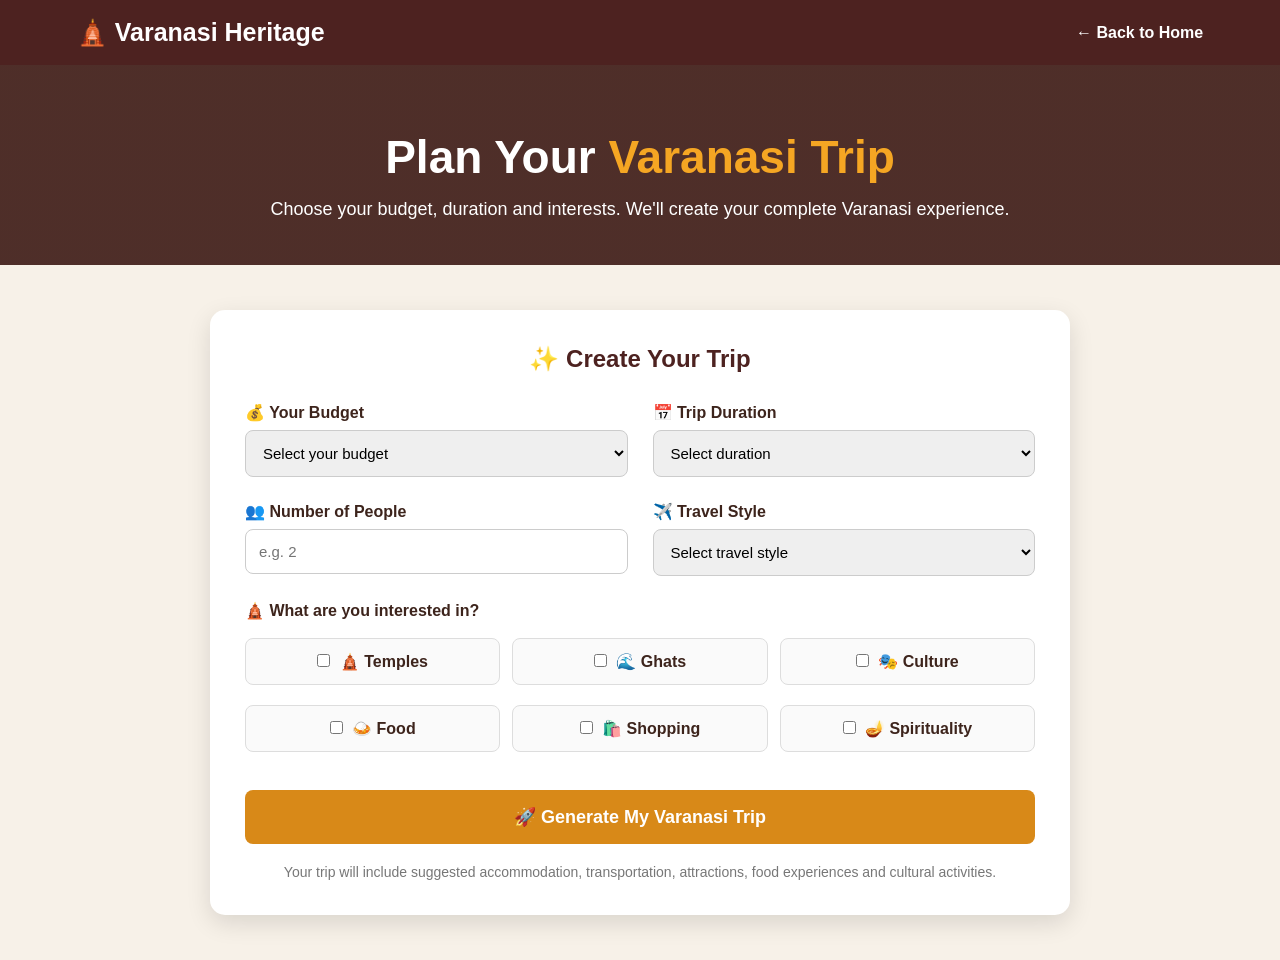
<file: Plan.html>
<!DOCTYPE html>
<html lang="en">

<head>
    <meta charset="UTF-8">
    <meta name="viewport" content="width=device-width, initial-scale=1.0">

    <title>Plan Your Trip | Varanasi Heritage</title>

    <style>

        * {
            box-sizing: border-box;
            margin: 0;
            padding: 0;
        }

        body {
            font-family: Arial, sans-serif;
            background: #f7f1e8;
            color: #3d241c;
        }

        /* =========================
           NAVBAR
        ========================= */

        .navbar {
            background: #4d2220;
            color: white;
            padding: 18px 6%;
            display: flex;
            align-items: center;
            justify-content: space-between;
        }

        .logo {
            font-size: 25px;
            font-weight: bold;
        }

        .home-link {
            color: white;
            text-decoration: none;
            font-weight: bold;
        }

        .home-link:hover {
            color: #f5a623;
        }

        /* =========================
           HERO
        ========================= */

        .hero {
            text-align: center;
            padding: 65px 20px 45px;
            background: linear-gradient(
                rgba(60, 25, 20, 0.9),
                rgba(60, 25, 20, 0.9)
            );
            color: white;
        }

        .hero h1 {
            font-size: 46px;
            margin-bottom: 15px;
        }

        .hero p {
            font-size: 18px;
        }

        .highlight {
            color: #f5a623;
        }

        /* =========================
           FORM CONTAINER
        ========================= */

        .container {
            max-width: 900px;
            margin: 45px auto;
            padding: 0 20px;
        }

        .card {
            background: white;
            padding: 35px;
            border-radius: 15px;
            box-shadow: 0 8px 25px rgba(0,0,0,0.12);
        }

        .card h2 {
            text-align: center;
            margin-bottom: 30px;
            color: #4d2220;
        }

        /* =========================
           FORM
        ========================= */

        .form-grid {
            display: grid;
            grid-template-columns: 1fr 1fr;
            gap: 25px;
        }

        .form-group {
            display: flex;
            flex-direction: column;
        }

        .form-group.full {
            grid-column: 1 / -1;
        }

        label {
            font-weight: bold;
            margin-bottom: 8px;
        }

        input,
        select {
            padding: 13px;
            border: 1px solid #ccc;
            border-radius: 8px;
            font-size: 15px;
        }

        input:focus,
        select:focus {
            outline: none;
            border-color: #d88918;
        }

        /* =========================
           INTERESTS
        ========================= */

        .interests {
            display: grid;
            grid-template-columns: repeat(3, 1fr);
            gap: 12px;
            margin-top: 10px;
        }

        .interest {
            border: 1px solid #ddd;
            padding: 13px;
            border-radius: 8px;
            cursor: pointer;
            text-align: center;
            background: #fafafa;
        }

        .interest:hover {
            border-color: #d88918;
        }

        .interest input {
            margin-right: 5px;
        }

        /* =========================
           BUTTON
        ========================= */

        .plan-btn {
            width: 100%;
            margin-top: 30px;
            padding: 16px;
            border: none;
            border-radius: 8px;
            background: #d88918;
            color: white;
            font-size: 18px;
            font-weight: bold;
            cursor: pointer;
        }

        .plan-btn:hover {
            background: #b86f0d;
        }

        /* =========================
           INFO
        ========================= */

        .info {
            text-align: center;
            margin-top: 20px;
            color: #777;
            font-size: 14px;
        }

        /* =========================
           MOBILE
        ========================= */

        @media (max-width: 700px) {

            .navbar {
                padding: 15px 20px;
            }

            .logo {
                font-size: 20px;
            }

            .hero h1 {
                font-size: 34px;
            }

            .form-grid {
                grid-template-columns: 1fr;
            }

            .form-group.full {
                grid-column: auto;
            }

            .interests {
                grid-template-columns: 1fr 1fr;
            }

            .card {
                padding: 25px;
            }
        }

    </style>

</head>


<body>

    <!-- =========================
         NAVBAR
    ========================= -->

    <nav class="navbar">

        <div class="logo">
            🛕 Varanasi Heritage
        </div>

        <a href="index.html" class="home-link">
            ← Back to Home
        </a>

    </nav>


    <!-- =========================
         HERO
    ========================= -->

    <section class="hero">

        <h1>
            Plan Your <span class="highlight">Varanasi Trip</span>
        </h1>

        <p>
            Choose your budget, duration and interests.
            We'll create your complete Varanasi experience.
        </p>

    </section>


    <!-- =========================
         FORM
    ========================= -->

    <main class="container">

        <div class="card">

            <h2>
                ✨ Create Your Trip
            </h2>


            <form id="tripForm">

                <div class="form-grid">


                    <!-- BUDGET -->

                    <div class="form-group">

                        <label for="budget">
                            💰 Your Budget
                        </label>

                        <select id="budget" required>

                            <option value="">
                                Select your budget
                            </option>

                            <option value="5000">
                                ₹5,000
                            </option>

                            <option value="10000">
                                ₹10,000
                            </option>

                            <option value="20000">
                                ₹20,000
                            </option>

                            <option value="30000">
                                ₹30,000+
                            </option>

                        </select>

                    </div>


                    <!-- DURATION -->

                    <div class="form-group">

                        <label for="days">
                            📅 Trip Duration
                        </label>

                        <select id="days" required>

                            <option value="">
                                Select duration
                            </option>

                            <option value="1">
                                1 Day
                            </option>

                            <option value="2">
                                2 Days
                            </option>

                            <option value="3">
                                3 Days
                            </option>

                            <option value="4">
                                4 Days
                            </option>

                            <option value="5">
                                5 Days
                            </option>

                        </select>

                    </div>


                    <!-- PEOPLE -->

                    <div class="form-group">

                        <label for="people">
                            👥 Number of People
                        </label>

                        <input
                            type="number"
                            id="people"
                            min="1"
                            max="20"
                            placeholder="e.g. 2"
                            required
                        >

                    </div>


                    <!-- TRAVEL STYLE -->

                    <div class="form-group">

                        <label for="style">
                            ✈️ Travel Style
                        </label>

                        <select id="style" required>

                            <option value="">
                                Select travel style
                            </option>

                            <option value="budget">
                                Budget Friendly
                            </option>

                            <option value="balanced">
                                Balanced
                            </option>

                            <option value="premium">
                                Premium
                            </option>

                        </select>

                    </div>


                    <!-- INTERESTS -->

                    <div class="form-group full">

                        <label>
                            🛕 What are you interested in?
                        </label>

                        <div class="interests">

                            <label class="interest">
                                <input
                                    type="checkbox"
                                    value="Temples"
                                    name="interest"
                                >
                                🛕 Temples
                            </label>

                            <label class="interest">
                                <input
                                    type="checkbox"
                                    value="Ghats"
                                    name="interest"
                                >
                                🌊 Ghats
                            </label>

                            <label class="interest">
                                <input
                                    type="checkbox"
                                    value="Culture"
                                    name="interest"
                                >
                                🎭 Culture
                            </label>

                            <label class="interest">
                                <input
                                    type="checkbox"
                                    value="Food"
                                    name="interest"
                                >
                                🍛 Food
                            </label>

                            <label class="interest">
                                <input
                                    type="checkbox"
                                    value="Shopping"
                                    name="interest"
                                >
                                🛍️ Shopping
                            </label>

                            <label class="interest">
                                <input
                                    type="checkbox"
                                    value="Spirituality"
                                    name="interest"
                                >
                                🪔 Spirituality
                            </label>

                        </div>

                    </div>


                </div>


                <button
                    type="submit"
                    class="plan-btn"
                >
                    🚀 Generate My Varanasi Trip
                </button>


            </form>


            <p class="info">
                Your trip will include suggested accommodation,
                transportation, attractions, food experiences and
                cultural activities.
            </p>

        </div>

    </main>


    <!-- =========================
         JAVASCRIPT
    ========================= -->

    <script>

        document
            .getElementById("tripForm")
            .addEventListener("submit", function(event) {

                event.preventDefault();


                const budget =
                    document.getElementById("budget").value;

                const days =
                    document.getElementById("days").value;

                const people =
                    document.getElementById("people").value;

                const style =
                    document.getElementById("style").value;


                const interests =
                    Array.from(
                        document.querySelectorAll(
                            'input[name="interest"]:checked'
                        )
                    ).map(function(item) {
                        return item.value;
                    });


                if (interests.length === 0) {

                    alert(
                        "Please select at least one interest."
                    );

                    return;

                }


                const trip = {

                    budget: budget,

                    days: days,

                    people: people,

                    style: style,

                    interests: interests

                };


                localStorage.setItem(
                    "varanasiTrip",
                    JSON.stringify(trip)
                );


                window.location.href = "trip.html";

            });

    </script>

</body>

</html>
</file>
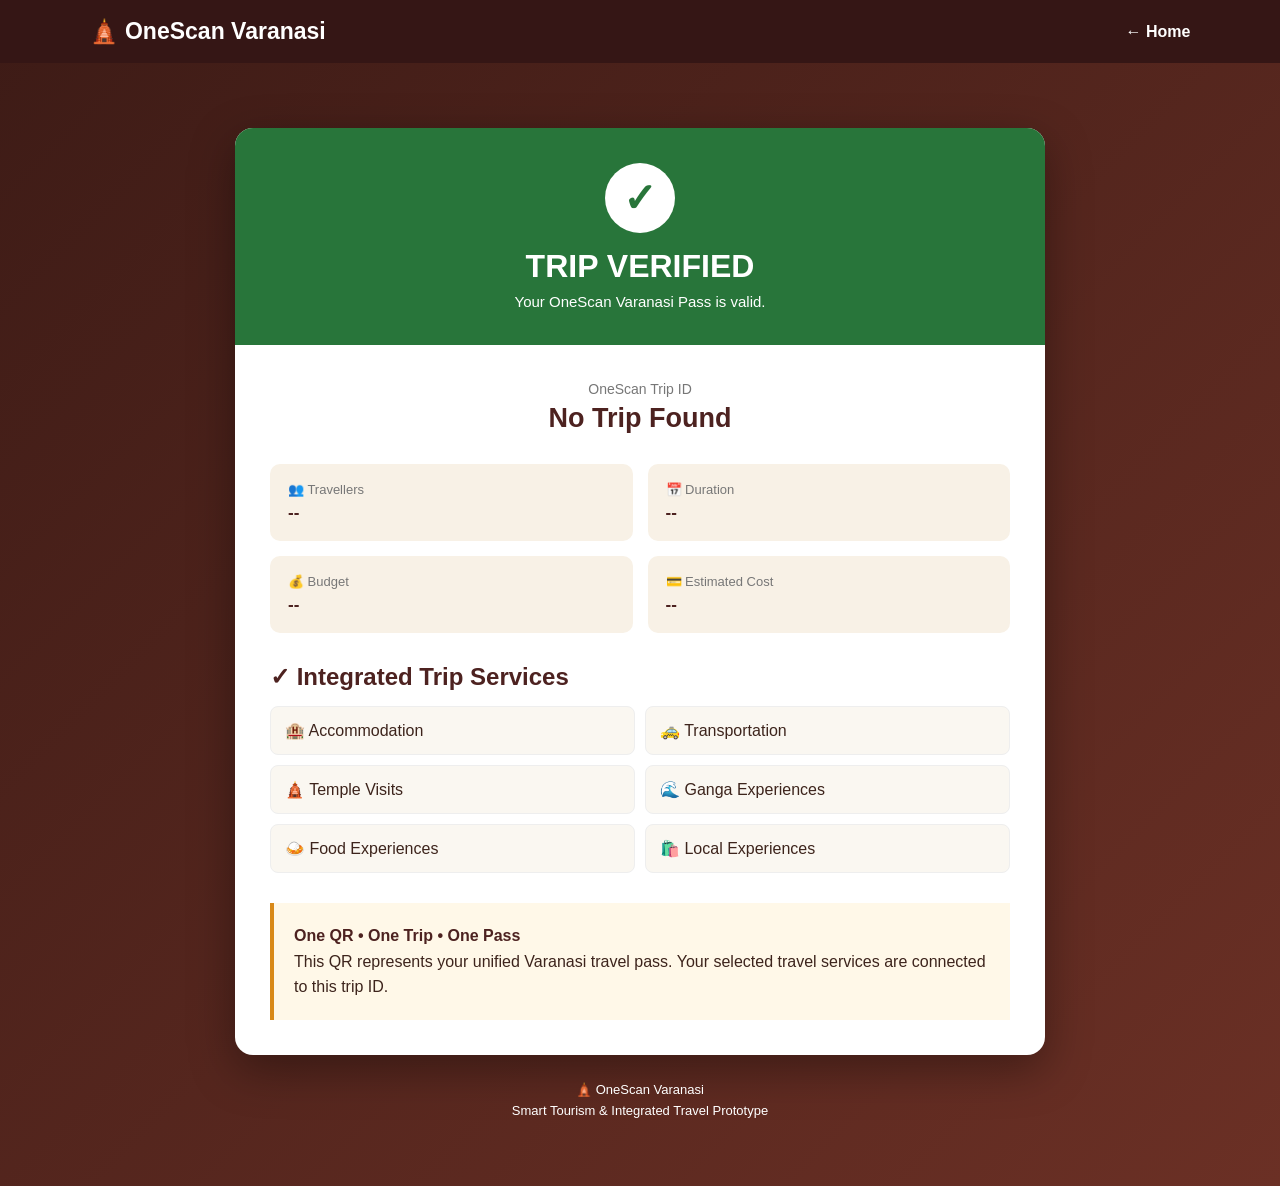
<file: Scan.html>
<!DOCTYPE html>
<html lang="en">

<head>

    <meta charset="UTF-8">

    <meta
        name="viewport"
        content="width=device-width, initial-scale=1.0"
    >

    <title>OneScan Varanasi | Trip Verification</title>


    <style>

        * {
            box-sizing: border-box;
            margin: 0;
            padding: 0;
        }


        body {

            font-family: Arial, sans-serif;

            background:
                linear-gradient(
                    135deg,
                    #3d1b16,
                    #6b3025
                );

            min-height: 100vh;

            color: #3d241c;

        }


        /* NAVBAR */

        .navbar {

            background: #351615;

            color: white;

            padding: 18px 7%;

            display: flex;

            justify-content: space-between;

            align-items: center;

        }


        .logo {

            font-size: 23px;

            font-weight: bold;

        }


        .home {

            color: white;

            text-decoration: none;

            font-weight: bold;

        }


        /* CONTAINER */

        .container {

            max-width: 850px;

            margin: 45px auto;

            padding: 20px;

        }


        /* VERIFICATION */

        .verification {

            background: white;

            border-radius: 18px;

            overflow: hidden;

            box-shadow:
                0 15px 45px rgba(0,0,0,0.35);

        }


        .verified-header {

            background: #28753a;

            color: white;

            text-align: center;

            padding: 35px 20px;

        }


        .check {

            width: 70px;

            height: 70px;

            margin: auto;

            background: white;

            color: #28753a;

            border-radius: 50%;

            display: flex;

            align-items: center;

            justify-content: center;

            font-size: 40px;

            font-weight: bold;

            margin-bottom: 15px;

        }


        .verified-header h1 {

            font-size: 32px;

            margin-bottom: 8px;

        }


        .verified-header p {

            font-size: 15px;

        }


        /* BODY */

        .content {

            padding: 35px;

        }


        .trip-id {

            text-align: center;

            margin-bottom: 30px;

        }


        .trip-id span {

            color: #777;

            font-size: 14px;

        }


        .trip-id strong {

            display: block;

            font-size: 27px;

            color: #4d2220;

            margin-top: 5px;

        }


        /* DETAILS */

        .details {

            display: grid;

            grid-template-columns: 1fr 1fr;

            gap: 15px;

        }


        .detail {

            background: #f8f1e6;

            padding: 18px;

            border-radius: 10px;

        }


        .detail span {

            display: block;

            color: #777;

            font-size: 13px;

            margin-bottom: 6px;

        }


        .detail strong {

            color: #4d2220;

            font-size: 17px;

        }


        /* SERVICES */

        .services {

            margin-top: 30px;

        }


        .services h2 {

            color: #4d2220;

            margin-bottom: 15px;

        }


        .service-grid {

            display: grid;

            grid-template-columns: 1fr 1fr;

            gap: 10px;

        }


        .service {

            padding: 14px;

            background: #faf7f1;

            border: 1px solid #eee;

            border-radius: 8px;

        }


        /* MESSAGE */

        .message {

            margin-top: 30px;

            padding: 20px;

            background: #fff8e8;

            border-left: 4px solid #d88918;

            line-height: 1.6;

        }


        .message strong {

            color: #4d2220;

        }


        /* FOOTER */

        .footer {

            text-align: center;

            color: white;

            margin-top: 25px;

            font-size: 13px;

            line-height: 1.6;

        }


        /* MOBILE */

        @media (max-width: 650px) {

            .details {

                grid-template-columns: 1fr;

            }


            .service-grid {

                grid-template-columns: 1fr;

            }


            .content {

                padding: 25px;

            }


            .verified-header h1 {

                font-size: 27px;

            }

        }

    </style>

</head>


<body>


    <!-- NAVBAR -->

    <nav class="navbar">

        <div class="logo">

            🛕 OneScan Varanasi

        </div>


        <a
            href="index.html"
            class="home"
        >

            ← Home

        </a>

    </nav>



    <!-- MAIN -->

    <main class="container">


        <section class="verification">


            <!-- VERIFIED -->

            <div class="verified-header">

                <div class="check">

                    ✓

                </div>


                <h1>

                    TRIP VERIFIED

                </h1>


                <p>

                    Your OneScan Varanasi Pass is valid.

                </p>

            </div>



            <div class="content">


                <!-- TRIP ID -->

                <div class="trip-id">

                    <span>

                        OneScan Trip ID

                    </span>


                    <strong id="tripId">

                        --

                    </strong>

                </div>



                <!-- DETAILS -->

                <div class="details">


                    <div class="detail">

                        <span>
                            👥 Travellers
                        </span>

                        <strong id="people">
                            --
                        </strong>

                    </div>


                    <div class="detail">

                        <span>
                            📅 Duration
                        </span>

                        <strong id="days">
                            --
                        </strong>

                    </div>


                    <div class="detail">

                        <span>
                            💰 Budget
                        </span>

                        <strong id="budget">
                            --
                        </strong>

                    </div>


                    <div class="detail">

                        <span>
                            💳 Estimated Cost
                        </span>

                        <strong id="cost">
                            --
                        </strong>

                    </div>


                </div>



                <!-- SERVICES -->

                <div class="services">

                    <h2>
                        ✓ Integrated Trip Services
                    </h2>


                    <div class="service-grid">


                        <div class="service">
                            🏨 Accommodation
                        </div>


                        <div class="service">
                            🚕 Transportation
                        </div>


                        <div class="service">
                            🛕 Temple Visits
                        </div>


                        <div class="service">
                            🌊 Ganga Experiences
                        </div>


                        <div class="service">
                            🍛 Food Experiences
                        </div>


                        <div class="service">
                            🛍️ Local Experiences
                        </div>


                    </div>

                </div>



                <!-- MESSAGE -->

                <div class="message">

                    <strong>
                        One QR • One Trip • One Pass
                    </strong>

                    <br>

                    This QR represents your unified
                    Varanasi travel pass. Your selected
                    travel services are connected to this
                    trip ID.

                </div>


            </div>


        </section>



        <div class="footer">

            🛕 OneScan Varanasi

            <br>

            Smart Tourism & Integrated Travel Prototype

        </div>


    </main>



    <script>


       /* =========================
   GET TRIP FROM QR URL
========================= */

const params = new URLSearchParams(
    window.location.search
);

const tripId =
    params.get("tripId");

const people =
    params.get("people");

const days =
    params.get("days");

const budget =
    params.get("budget");

const cost =
    params.get("cost");


/* =========================
   DISPLAY TRIP
========================= */

if (!tripId) {

    document.getElementById("tripId")
        .textContent = "No Trip Found";

} else {

    document.getElementById("tripId")
        .textContent = tripId;

    document.getElementById("people")
        .textContent = people;

    document.getElementById("days")
        .textContent =
            days + (Number(days) === 1
                ? " Day"
                : " Days");

    document.getElementById("budget")
        .textContent =
            "₹" + Number(budget)
                .toLocaleString("en-IN");

    document.getElementById("cost")
        .textContent =
            "₹" + Number(cost)
                .toLocaleString("en-IN");
}

        /* IF NO TRIP */

        if (!trip) {

            document.getElementById("tripId")
                .textContent =
                "No Trip Found";

        }


        else {


            /* TRIP ID */

            document.getElementById("tripId")
                .textContent =
                trip.tripId;


            /* PEOPLE */

            document.getElementById("people")
                .textContent =
                trip.people;


            /* DAYS */

            document.getElementById("days")
                .textContent =

                trip.days
                + (
                    Number(trip.days) === 1
                        ? " Day"
                        : " Days"
                );


            /* BUDGET */

            document.getElementById("budget")
                .textContent =

                "₹"
                + Number(trip.budget)
                    .toLocaleString("en-IN");


            /* COST */

            document.getElementById("cost")
                .textContent =

                "₹"
                + Number(trip.estimatedCost)
                    .toLocaleString("en-IN");

        }

    </script>


</body>

</html>
</file>
